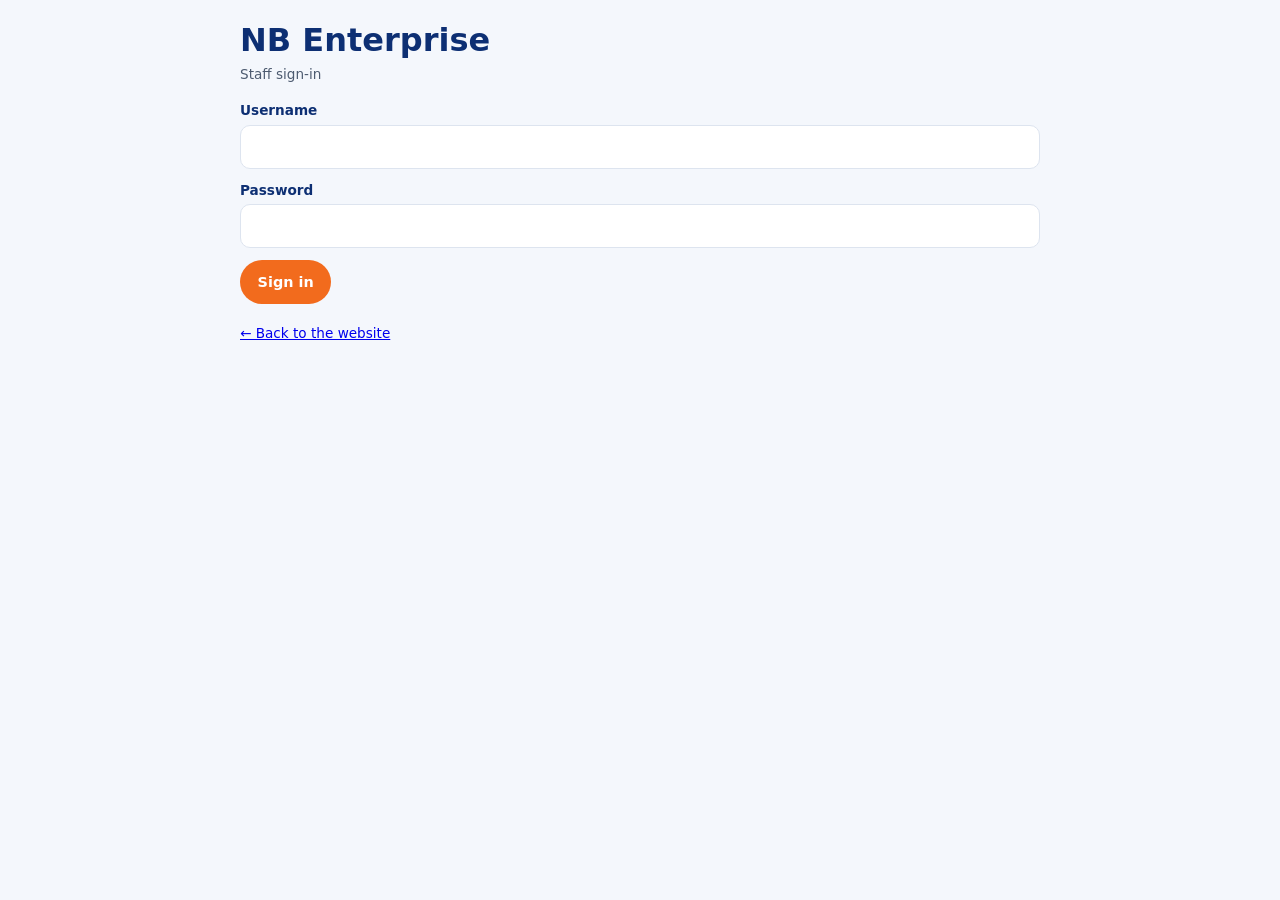
<file: admin/index.html>
<!doctype html>
<html lang="en">
<head>
<meta charset="utf-8">
<meta name="viewport" content="width=device-width, initial-scale=1, viewport-fit=cover">
<meta name="robots" content="noindex">
<title>NB Enterprise Staff</title>
<style>
:root{--blue:#1747a6;--blue-d:#0d2f73;--orange:#f26b1d;--ink:#0f1b2d;--soft:#4d5b70;--line:#dde4ef;--mist:#f4f7fc;--red:#b3261e;--ok:#178a45}
*{box-sizing:border-box;margin:0;padding:0}
body{font:16px/1.5 system-ui,-apple-system,Segoe UI,Roboto,sans-serif;background:var(--mist);color:var(--ink);padding-bottom:4rem}
header{background:var(--blue-d);color:#fff;padding:.8rem 1rem;display:flex;justify-content:space-between;align-items:center;position:sticky;top:0;z-index:5;gap:.6rem}
header b{font-size:1.05rem}header small{opacity:.8}
nav{display:flex;gap:.4rem;overflow-x:auto;padding:.7rem 1rem;background:#fff;border-bottom:1px solid var(--line);position:sticky;top:56px;z-index:4}
nav button{flex:none}
main{max-width:52rem;margin:auto;padding:1rem}
h1,h2,h3{color:var(--blue-d)}h2{font-size:1.3rem;margin-bottom:.3rem}
button,.btn{font:700 .9rem system-ui;border:0;border-radius:999px;padding:.65rem 1.1rem;min-height:44px;cursor:pointer;background:var(--orange);color:#fff}
button.ghost{background:transparent;box-shadow:inset 0 0 0 2px var(--blue);color:var(--blue)}
button.tab{background:#fff;color:var(--blue-d);box-shadow:inset 0 0 0 1.5px var(--line)}
button.tab.on{background:var(--blue);color:#fff}
button.danger{background:var(--red);color:#fff}
button.sm{padding:.4rem .8rem;min-height:36px;font-size:.82rem}
label{display:grid;gap:.25rem;font-size:.85rem;font-weight:700;color:var(--blue-d);margin-bottom:.7rem}
label.check{display:flex;align-items:center;gap:.5rem;font-weight:600;color:var(--ink)}
input,select,textarea{font:400 1rem system-ui;padding:.65rem .75rem;border:1.5px solid var(--line);border-radius:10px;background:#fff;width:100%;min-height:44px;color:var(--ink)}
input[type=checkbox]{width:22px;height:22px;min-height:0;accent-color:var(--blue)}
.two{display:grid;grid-template-columns:1fr 1fr;gap:.7rem}.two>*{min-width:0}
.card{background:#fff;border-radius:14px;padding:1rem;margin-bottom:.8rem;box-shadow:0 4px 16px #0d2f7314}
.row{display:flex;gap:.5rem;flex-wrap:wrap;align-items:center}
.badge{font-size:.72rem;font-weight:700;padding:.2rem .6rem;border-radius:999px;background:#eef1f6;text-transform:uppercase;letter-spacing:.05em}
.b-special{background:var(--orange);color:#fff}.b-hidden{background:#444;color:#fff}.b-in{background:#d9f2e2;color:var(--ok)}.b-order{background:#ffeccc;color:#8a5200}.b-out{background:#f6d6d4;color:var(--red)}
.muted{color:var(--soft);font-size:.85rem}
.msg{padding:.6rem .8rem;border-radius:10px;margin-bottom:.8rem;font-weight:700}
.msg.err{background:#b3261e18;color:var(--red)}.msg.ok{background:#178a4518;color:var(--ok)}
.item{display:flex;gap:.8rem;align-items:flex-start}
.item img,.item .ph{width:76px;height:76px;object-fit:contain;border-radius:10px;background:var(--mist);flex:none}
.item .ph{display:grid;place-items:center;font-size:.7rem;color:var(--soft);text-align:center}
.item h3{font-size:1rem;margin:.2rem 0;overflow-wrap:anywhere;color:var(--ink)}
.price{font-weight:800}
.tools{display:grid;grid-template-columns:1fr 1fr;gap:.6rem;margin-bottom:1rem}
[hidden]{display:none!important}
</style>
</head>
<body>
<div id="app"></div>
<script src="demo-api.js"></script>
<script>
(function () {
  "use strict";
  var app = document.getElementById("app"), token = null, me = null, state = { tab: "products", cat: "all", q: "", edit: null };
  try { token = sessionStorage.getItem("nb-token"); } catch (e) {}
  function h(tag, attrs) {
    var el = document.createElement(tag);
    Object.keys(attrs || {}).forEach(function (k) { if (k === "on") Object.keys(attrs.on).forEach(function (ev) { el.addEventListener(ev, attrs.on[ev]); }); else if (k === "class") el.className = attrs[k]; else if (attrs[k] !== false && attrs[k] != null) el.setAttribute(k, attrs[k]); });
    [].slice.call(arguments, 2).forEach(function add(c) { if (Array.isArray(c)) c.forEach(add); else if (c != null && c !== false) el.appendChild(typeof c === "object" ? c : document.createTextNode(c)); });
    return el;
  }
  function api(method, url, data) {
    return fetch(url, { method: method, headers: { "Content-Type": "application/json", Authorization: "Bearer " + (token || "") }, body: data ? JSON.stringify(data) : undefined })
      .then(function (r) { return r.json().then(function (j) { if (r.status === 401 && token) signOut(); if (!r.ok) throw new Error(j.error || "Error"); return j; }); });
  }
  function signOut() { token = null; me = null; try { sessionStorage.removeItem("nb-token"); } catch (e) {} render(); }
  function note(el, text, cls) { var m = h("div", { class: "msg " + (cls || "ok") }, text); el.prepend(m); setTimeout(function () { m.remove(); }, 4000); }
  var rand = function (n) { return "R" + Number(n).toLocaleString("en-ZA"); };
  var src = function (u) { return /^(\/|https?:|data:)/.test(u) ? u : "../" + u; }; // starter photos live under the site folder
  var STOCK = [["in", "In stock"], ["order", "On order"], ["out", "Out of stock"]];

  function render() { app.innerHTML = ""; if (!token) return login(); api("GET", "/api/admin/me").then(function (m) { me = m; shell(); }).catch(function () {}); }
  function login() {
    var err = h("div", { class: "msg err", hidden: true }), u = h("input", { autocomplete: "username", required: true }), p = h("input", { type: "password", autocomplete: "current-password", required: true });
    app.appendChild(h("main", {}, h("h1", {}, "NB Enterprise"), h("p", { class: "muted", style: "margin-bottom:1rem" }, "Staff sign-in"), err,
      h("form", { on: { submit: function (e) { e.preventDefault(); api("POST", "/api/login", { username: u.value, password: p.value }).then(function (r) { token = r.token; try { sessionStorage.setItem("nb-token", token); } catch (x) {} render(); }).catch(function (x) { err.hidden = false; err.textContent = x.message; }); } } },
        h("label", {}, "Username", u), h("label", {}, "Password", p), h("button", { type: "submit" }, "Sign in")),
      h("p", { class: "muted", style: "margin-top:1.2rem" }, h("a", { href: "/" }, "← Back to the website"))));
  }
  function shell() {
    app.innerHTML = "";
    var tabs = [["products", "Products"], ["form", state.edit ? "Edit product" : "Add product"], ["notice", "Shop notice"]];
    if (me.role === "owner") tabs.push(["users", "Staff logins"]);
    var body = h("main", {});
    app.appendChild(h("header", {}, h("div", {}, h("b", {}, "NB Enterprise"), " ", h("small", {}, me.username + " (" + me.role + ")")), h("div", { class: "row" }, h("a", { href: "/", target: "_blank", style: "color:#fff;font-size:.85rem" }, "View site"), h("button", { class: "ghost sm", style: "color:#fff;box-shadow:inset 0 0 0 2px #fff", on: { click: signOut } }, "Sign out"))));
    app.appendChild(h("nav", {}, tabs.map(function (t) { return h("button", { class: "tab" + (state.tab === t[0] ? " on" : ""), on: { click: function () { if (t[0] !== "form") state.edit = null; state.tab = t[0]; shell(); } } }, t[1]); })));
    app.appendChild(body);
    ({ products: viewProducts, form: viewForm, notice: viewNotice, users: viewUsers })[state.tab](body);
  }

  /* ----- product list ----- */
  function viewProducts(el) {
    api("GET", "/api/admin/products").then(function (d) {
      var cats = {}; d.cats.forEach(function (c) { cats[c[0]] = c[1]; });
      var q = h("input", { type: "search", placeholder: "Search products", value: state.q }), cat = h("select", {}, h("option", { value: "all" }, "All categories"), d.cats.map(function (c) { var o = h("option", { value: c[0] }, c[1]); if (state.cat === c[0]) o.selected = true; return o; }));
      var listEl = h("div", {});
      el.append(h("div", { class: "row", style: "justify-content:space-between;margin-bottom:.8rem" }, h("h2", {}, "Products (" + d.products.length + ")"), h("button", { on: { click: function () { state.edit = null; state.tab = "form"; shell(); } } }, "+ Add product")),
        h("p", { class: "muted", style: "margin-bottom:.8rem" }, "Changes show on the website straight away. Tick Special to put a product in the Specials row at the top of the site."),
        h("div", { class: "tools" }, q, cat), listEl);
      function draw() {
        listEl.innerHTML = "";
        var s = state.q.toLowerCase(), items = d.products.filter(function (p) { return (state.cat === "all" || p.cat === state.cat) && (!s || (p.name + " " + p.brand).toLowerCase().indexOf(s) > -1); });
        if (!items.length) listEl.appendChild(h("p", { class: "muted" }, "No products here yet."));
        items.forEach(function (p) {
          var ended = p.special && p.specialTo && p.specialTo < d.today;
          var stock = h("select", { style: "width:auto;min-height:36px;padding:.3rem .5rem", "aria-label": "Stock" }, STOCK.map(function (s) { var o = h("option", { value: s[0] }, s[1]); if (p.stock === s[0]) o.selected = true; return o; }));
          stock.addEventListener("change", function () { patch(p, { stock: stock.value }); });
          var special = h("input", { type: "checkbox" }); special.checked = !!p.special; special.addEventListener("change", function () { patch(p, { special: special.checked }); });
          listEl.appendChild(h("div", { class: "card item" }, p.image ? h("img", { src: src(p.image), alt: "" }) : h("div", { class: "ph" }, "No photo"),
            h("div", { style: "min-width:0;flex:1" }, h("div", { class: "row" }, h("span", { class: "badge" }, cats[p.cat] || p.cat), p.special && !ended ? h("span", { class: "badge b-special" }, "Special") : null, ended ? h("span", { class: "badge" }, "Special ended") : null, p.hidden ? h("span", { class: "badge b-hidden" }, "Hidden") : null),
              h("h3", {}, (p.brand && p.name.toLowerCase().indexOf(p.brand.toLowerCase()) !== 0 ? p.brand + " · " : "") + p.name), h("div", { class: "price" }, p.price ? rand(p.price) : "Ask for price", p.was ? h("span", { class: "muted" }, "  was " + rand(p.was)) : null),
              h("div", { class: "row", style: "margin-top:.6rem" }, stock, h("label", { class: "check", style: "margin:0" }, special, "Special"),
                h("button", { class: "ghost sm", on: { click: function () { state.edit = p; state.tab = "form"; shell(); } } }, "Edit"),
                h("button", { class: "ghost sm", on: { click: function () { patch(p, { hidden: !p.hidden }); } } }, p.hidden ? "Show" : "Hide"),
                h("button", { class: "danger sm", on: { click: function () { if (confirm("Remove \"" + p.name + "\" for good?")) api("DELETE", "/api/admin/products/" + p.id).then(shell).catch(function (e) { alert(e.message); }); } } }, "Remove")))));
        });
      }
      function patch(p, change) { api("PATCH", "/api/admin/products/" + p.id, change).then(function (np) { Object.assign(p, np); draw(); }).catch(function (e) { alert(e.message); }); }
      q.addEventListener("input", function () { state.q = q.value; draw(); });
      cat.addEventListener("change", function () { state.cat = cat.value; draw(); });
      draw();
    }).catch(function (e) { el.appendChild(h("div", { class: "msg err" }, e.message)); });
  }

  /* ----- add / edit ----- */
  // shrink a chosen photo to max 1200px in the browser so phone uploads stay small
  function shrink(file) {
    return new Promise(function (ok, no) {
      var img = new Image(), url = URL.createObjectURL(file);
      img.onload = function () { var k = Math.min(1, 1200 / Math.max(img.width, img.height)), c = document.createElement("canvas"); c.width = Math.round(img.width * k); c.height = Math.round(img.height * k); var x = c.getContext("2d"); x.fillStyle = "#fff"; x.fillRect(0, 0, c.width, c.height); x.drawImage(img, 0, 0, c.width, c.height); URL.revokeObjectURL(url); ok(c.toDataURL("image/jpeg", 0.86)); };
      img.onerror = function () { URL.revokeObjectURL(url); no(new Error("That file is not a photo this browser can open. Try a JPG or PNG.")); };
      img.src = url;
    });
  }
  function viewForm(el) {
    api("GET", "/api/admin/products").then(function (d) {
      var p = state.edit, photo = null, removeImage = false;
      var f = { name: h("input", { maxlength: 120, required: true }), brand: h("input", { maxlength: 40, placeholder: "e.g. HP, Asus, Logitech" }), cat: h("select", { required: true }, h("option", { value: "" }, "Pick a category"), d.cats.map(function (c) { return h("option", { value: c[0] }, c[1]); })),
        price: h("input", { type: "number", min: 0, inputmode: "numeric", placeholder: "Empty = ask" }), was: h("input", { type: "number", min: 0, inputmode: "numeric", placeholder: "Optional" }),
        blurb: h("textarea", { rows: 3, maxlength: 400, placeholder: "Short description or main specs" }), stock: h("select", {}, STOCK.map(function (s) { return h("option", { value: s[0] }, s[1]); })),
        special: h("input", { type: "checkbox" }), specialTo: h("input", { type: "date" }), file: h("input", { type: "file", accept: "image/*" }) };
      if (p) { ["name", "brand", "cat", "price", "was", "blurb", "stock", "specialTo"].forEach(function (k) { f[k].value = p[k] == null ? "" : p[k]; }); f.special.checked = !!p.special; }
      var prev = h("img", { alt: "", style: "max-width:100%;max-height:220px;border-radius:10px;margin-bottom:.6rem;background:#f4f7fc", hidden: !(p && p.image), src: p && p.image ? src(p.image) : null });
      var rm = h("button", { type: "button", class: "ghost sm", hidden: !(p && p.image), style: "margin-bottom:.8rem" }, "Remove photo");
      f.file.addEventListener("change", function () { var file = f.file.files[0]; if (!file) return; shrink(file).then(function (u) { photo = u; removeImage = false; prev.src = u; prev.hidden = false; rm.hidden = false; }).catch(function (e) { f.file.value = ""; note(form, e.message, "err"); }); });
      rm.addEventListener("click", function () { photo = null; removeImage = true; f.file.value = ""; prev.hidden = true; rm.hidden = true; });
      var submit = h("button", { type: "submit" }, p ? "Save changes" : "Add to the website");
      var form = h("form", { class: "card", on: { submit: function (e) {
        e.preventDefault(); submit.disabled = true;
        var data = { name: f.name.value, brand: f.brand.value, cat: f.cat.value, price: f.price.value, was: f.was.value, blurb: f.blurb.value, stock: f.stock.value, special: f.special.checked, specialTo: f.specialTo.value, image: photo, removeImage: removeImage };
        api(p ? "PUT" : "POST", "/api/admin/products" + (p ? "/" + p.id : ""), data).then(function () { state.edit = null; state.tab = "products"; shell(); }).catch(function (er) { submit.disabled = false; note(form, er.message, "err"); });
      } } }, h("h2", { style: "margin-bottom:.8rem" }, p ? "Edit product" : "Add a product"),
        h("label", {}, "Product name", f.name), h("div", { class: "two" }, h("label", {}, "Brand", f.brand), h("label", {}, "Category", f.cat)),
        h("div", { class: "two" }, h("label", {}, "Price (R)", f.price), h("label", {}, "Old price (R), shows crossed out", f.was)),
        h("label", {}, "Description", f.blurb), h("label", {}, "Stock", f.stock),
        h("label", { class: "check" }, f.special, "Show in Specials"), h("label", {}, "Special ends (optional, it comes off by itself after this date)", f.specialTo),
        h("label", {}, "Photo", f.file), prev, rm, h("div", { class: "row" }, submit, h("button", { type: "button", class: "ghost", on: { click: function () { state.edit = null; state.tab = "products"; shell(); } } }, "Cancel")));
      el.appendChild(form);
    });
  }

  /* ----- notice bar ----- */
  function viewNotice(el) {
    api("GET", "/api/admin/notice").then(function (r) {
      var t = h("input", { maxlength: 160, value: r.notice, placeholder: "e.g. Black Friday deals start 28 November!" });
      var card = h("div", { class: "card" }, h("h2", {}, "Shop notice"), h("p", { class: "muted", style: "margin-bottom:1rem" }, "One short line in an orange bar across the top of the website. Leave it empty to hide the bar."),
        h("label", {}, "Notice", t), h("button", { on: { click: function () { api("PUT", "/api/admin/notice", { notice: t.value }).then(function () { note(card, "Saved."); }).catch(function (e) { note(card, e.message, "err"); }); } } }, "Save notice"));
      el.appendChild(card);
    });
  }

  /* ----- staff logins (owner) ----- */
  function viewUsers(el) {
    var users = h("div", { class: "card" });
    function draw() { api("GET", "/api/admin/users").then(function (r) { users.innerHTML = ""; users.appendChild(h("h2", { style: "margin-bottom:.6rem" }, "Staff logins"));
      r.users.forEach(function (u) { users.appendChild(h("div", { class: "row", style: "justify-content:space-between;margin-bottom:.4rem" }, h("span", {}, u.username + " (" + u.role + ")"), u.username === me.username ? null : h("button", { class: "danger sm", on: { click: function () { if (confirm("Remove " + u.username + "?")) api("DELETE", "/api/admin/users/" + encodeURIComponent(u.username)).then(draw); } } }, "Remove"))); });
      var un = h("input", { placeholder: "username" }), pw = h("input", { type: "password", placeholder: "password (8+ characters)" });
      users.appendChild(h("div", { style: "margin-top:.8rem" }, h("p", { class: "muted" }, "Add a staff member, or type an existing username (including your own) to set a new password."), h("div", { class: "two", style: "margin:.5rem 0" }, un, pw), h("button", { class: "sm", on: { click: function () { api("POST", "/api/admin/users", { username: un.value, password: pw.value }).then(function () { draw(); note(users, "Saved."); }).catch(function (e) { note(users, e.message, "err"); }); } } }, "Save staff login")));
    }); }
    draw(); el.appendChild(users);
  }
  render();
})();
</script>
</body>
</html>
</file>
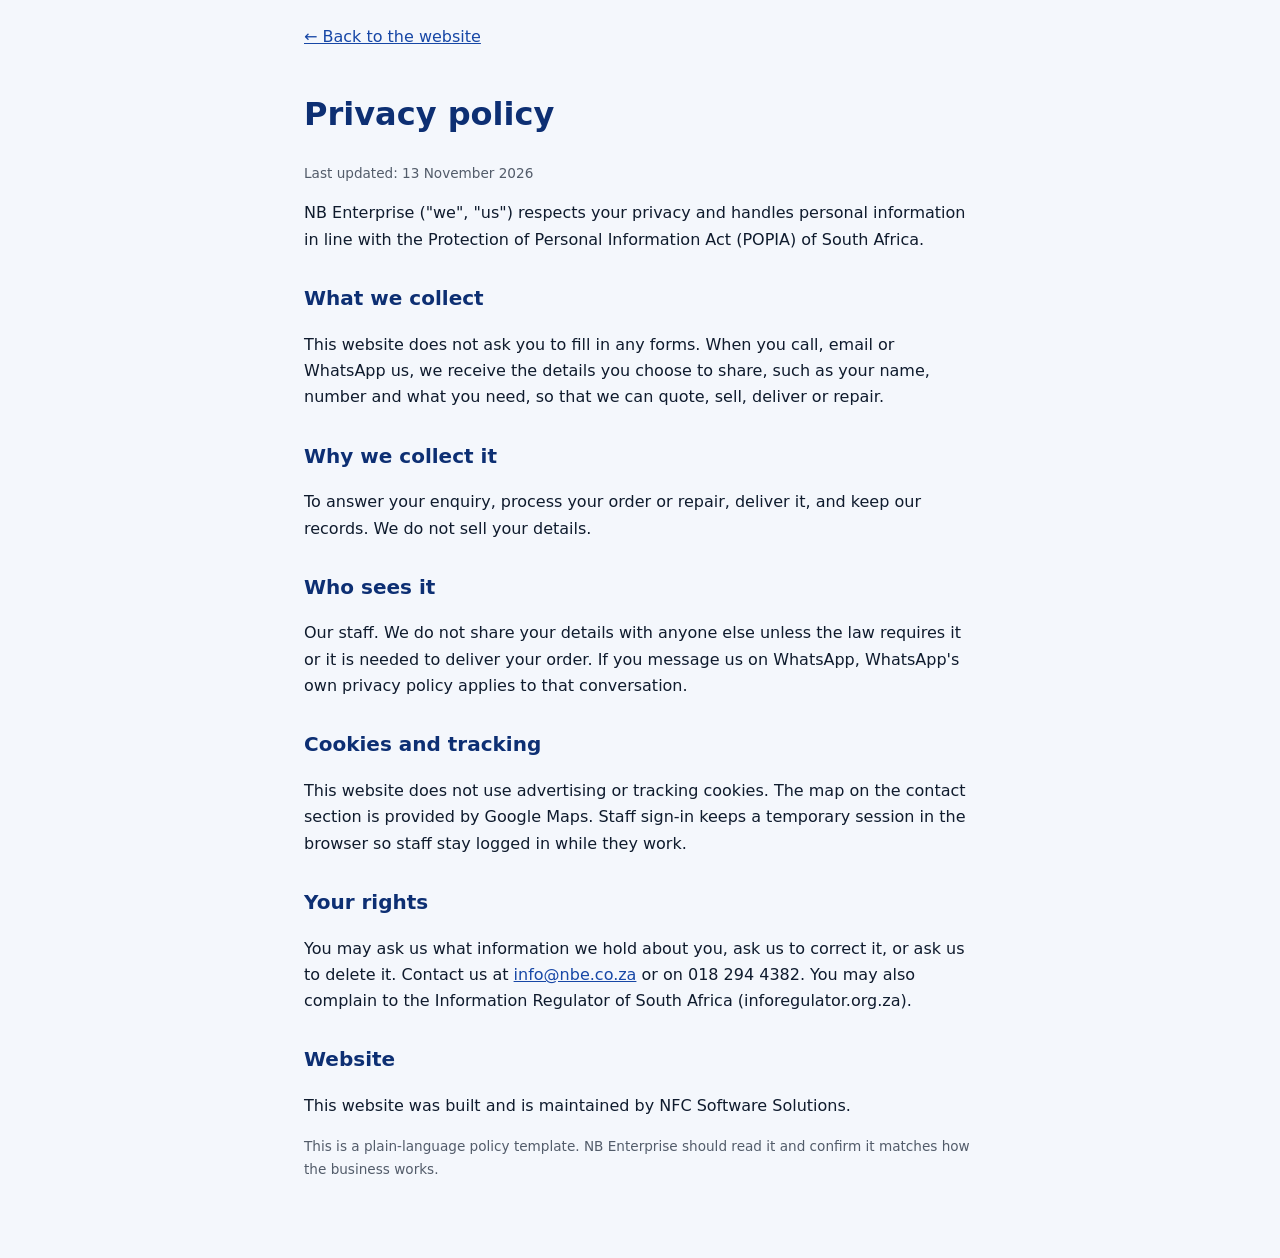
<file: docs/privacy.html>
<!doctype html>
<html lang="en"><head><meta charset="utf-8"><meta name="viewport" content="width=device-width, initial-scale=1">
<title>Privacy policy - NB Enterprise</title>
<style>
body{font:16px/1.65 system-ui,-apple-system,Segoe UI,sans-serif;background:#f4f7fc;color:#0f1b2d;margin:0;padding:1.5rem 1.2rem 4rem}
main{max-width:42rem;margin:auto}h1,h2{color:#0d2f73}h2{margin-top:1.8rem;font-size:1.25rem}
a{color:#1747a6}.back{display:inline-block;margin-bottom:1rem}.note{font-size:.85rem;opacity:.7}
</style></head><body><main>
<a class="back" href="./">&larr; Back to the website</a>
<h1>Privacy policy</h1>
<p class="note">Last updated: 13 November 2026</p>
<p>NB Enterprise ("we", "us") respects your privacy and handles personal information in line with the Protection of Personal Information Act (POPIA) of South Africa.</p>
<h2>What we collect</h2>
<p>This website does not ask you to fill in any forms. When you call, email or WhatsApp us, we receive the details you choose to share, such as your name, number and what you need, so that we can quote, sell, deliver or repair.</p>
<h2>Why we collect it</h2>
<p>To answer your enquiry, process your order or repair, deliver it, and keep our records. We do not sell your details.</p>
<h2>Who sees it</h2>
<p>Our staff. We do not share your details with anyone else unless the law requires it or it is needed to deliver your order. If you message us on WhatsApp, WhatsApp's own privacy policy applies to that conversation.</p>
<h2>Cookies and tracking</h2>
<p>This website does not use advertising or tracking cookies. The map on the contact section is provided by Google Maps. Staff sign-in keeps a temporary session in the browser so staff stay logged in while they work.</p>
<h2>Your rights</h2>
<p>You may ask us what information we hold about you, ask us to correct it, or ask us to delete it. Contact us at <a href="mailto:info@nbe.co.za">info@nbe.co.za</a> or on 018 294 4382. You may also complain to the Information Regulator of South Africa (inforegulator.org.za).</p>
<h2>Website</h2>
<p>This website was built and is maintained by NFC Software Solutions.</p>
<p class="note">This is a plain-language policy template. NB Enterprise should read it and confirm it matches how the business works.</p>
</main></body></html>
</file>
